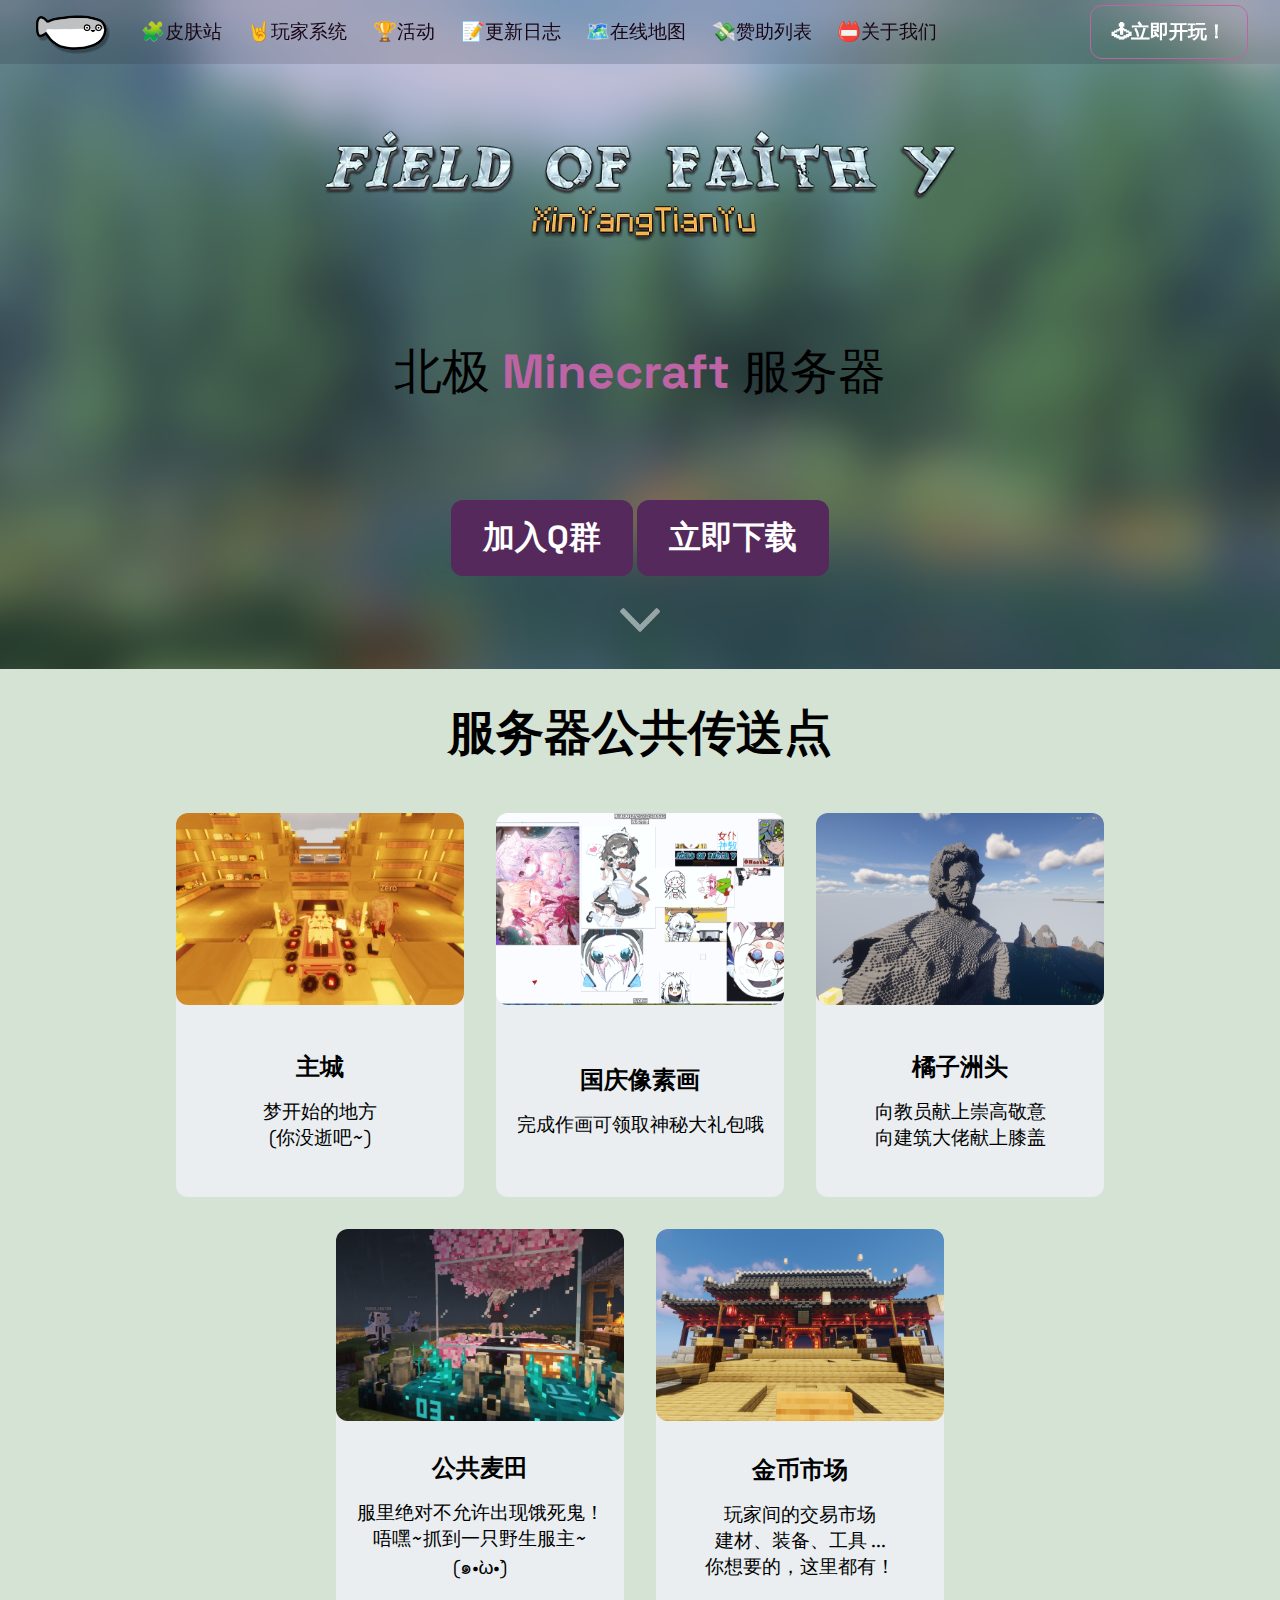
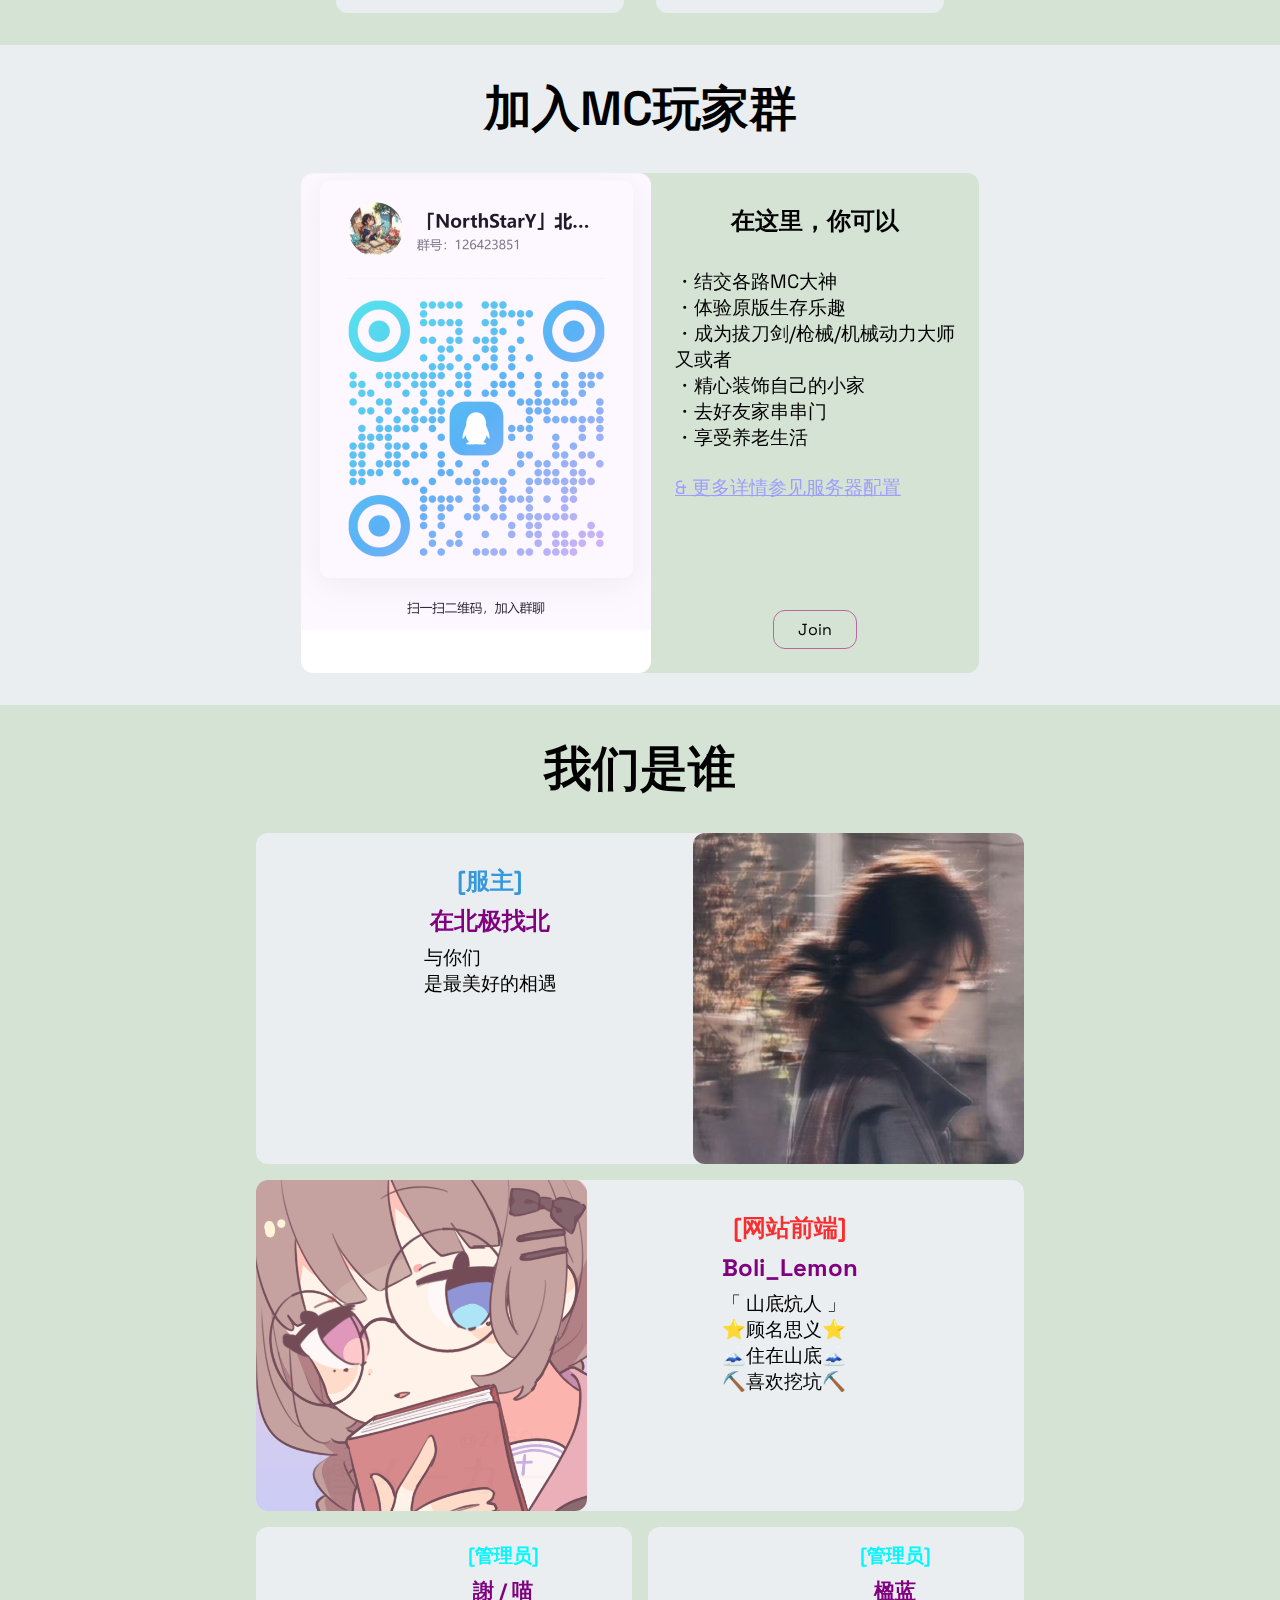
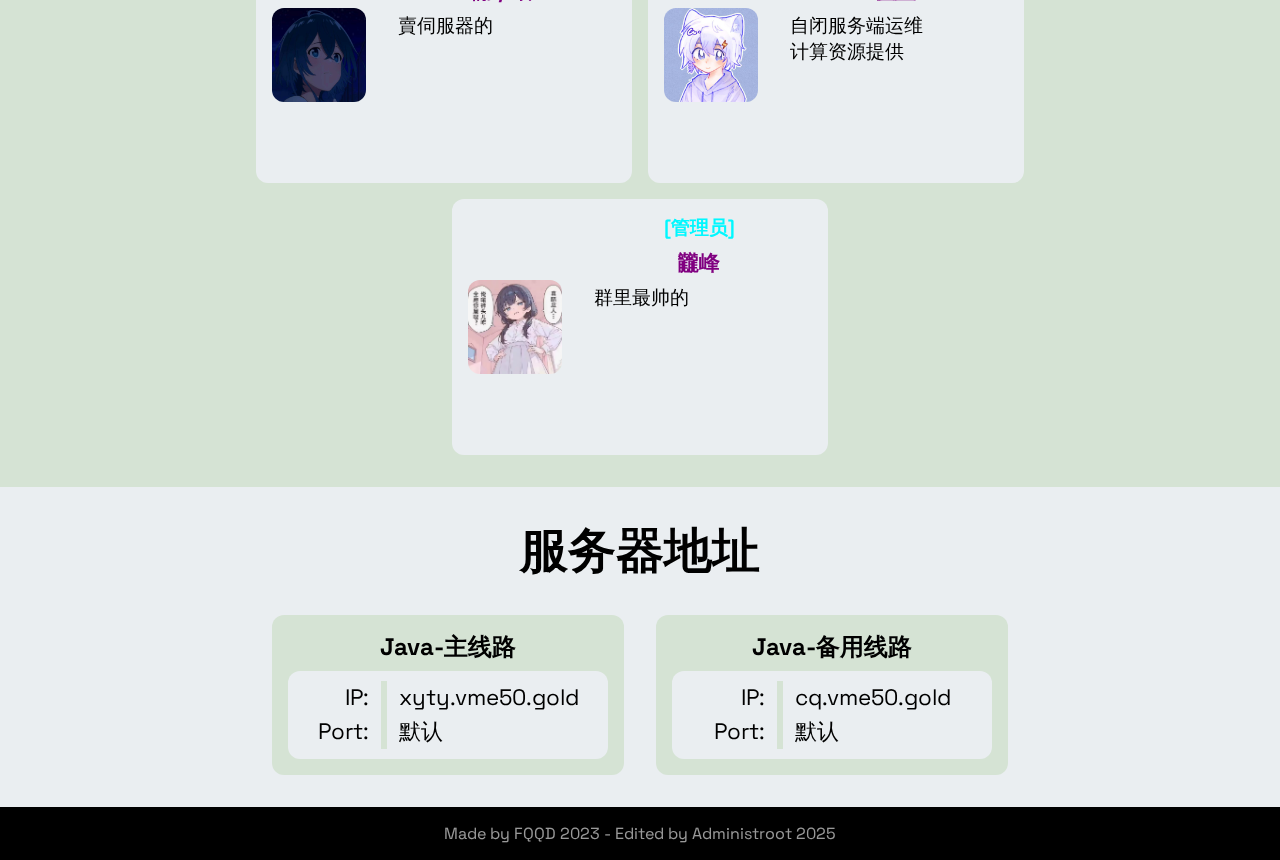
<file: index.html>
<!doctype html>
<html lang="en">
  <head>
    <meta charset="UTF-8" />
    <meta http-equiv="X-UA-Compatible" content="IE=edge" />
    <meta name="viewport" content="width=device-width, initial-scale=1.0" />
    <title>「NorthStarY」北极永久服务器</title>
    <link rel="icon" type="image/png" href="media/favicon.png" />
    <link rel="stylesheet" href="media/style.css" />
    <link
      href="https://fonts.bunny.net/css?family=Space+Grotesk:wght@500&display=swap"
      rel="stylesheet"
    />
    <link
      rel="stylesheet"
      href="https://cdnjs.cloudflare.com/ajax/libs/font-awesome/4.7.0/css/font-awesome.min.css"
    />
  </head>
  <body>
    <script src="https://ajax.googleapis.com/ajax/libs/jquery/3.5.1/jquery.min.js"></script>
    <nav class="desktop_navbar">
      <a href="#"
        ><img
          class="desktop_navbar_logo_img"
          src="media/logo_small.png"
          alt="logo"
      /></a>
      <a href="https://littleskin.cn" class="desktop_navbar_link">🧩皮肤站</a>
      <a href="302.html" class="desktop_navbar_link">🤘玩家系统</a>
      <a href="302.html" class="desktop_navbar_link">🏆活动</a>
      <a
        href="https://docs.qq.com/sheet/DTHhudmFlY2h3WnBw?tab=ewqc82"
        class="desktop_navbar_link"
        >📝更新日志</a
      >
      <a href="302.html" class="desktop_navbar_link">🗺️在线地图</a>
      <a
        href="https://docs.qq.com/sheet/DTHhudmFlY2h3WnBw?tab=BB08J2"
        class="desktop_navbar_link"
        >💸赞助列表</a
      >
      <a href="#about" class="desktop_navbar_link scroll">📛关于我们</a>
      <div class="desktop_navbar_link2_div">
        <a href="#join" class="desktop_navbar_link2 scroll">🕹立即开玩！</a>
      </div>
    </nav>
    <div class="mobile_navbar">
      <a href="#" class="mobile_navbar_logo_img_a"
        ><img
          class="mobile_navbar_logo_img"
          src="media/logo_small.png"
          alt="logo"
      /></a>
      <div id="mobile_navbar_links">
        <a
          class="mobile_navbar_link"
          onclick="mobile_navbar_link_hider()"
          href="https://littleskin.cn"
          >Wiki</a
        >
        <a
          class="mobile_navbar_link scroll"
          onclick="mobile_navbar_link_hider()"
          href="#qq"
          >Community</a
        >
        <a
          class="mobile_navbar_link scroll"
          onclick="mobile_navbar_link_hider()"
          href="#about"
          >About Us</a
        >
        <a
          class="mobile_navbar_link scroll"
          onclick="mobile_navbar_link_hider()"
          href="#join"
          >Join Us</a
        >
      </div>
      <div class="icon" onclick="mobile_navbar_link_hider()">
        <i class="fa fa-bars"></i>
      </div>
      <script>
        function mobile_navbar_link_hider() {
          var x = document.getElementById("mobile_navbar_links");
          if (x.style.display === "flex") {
            x.style.display = "none";
          } else {
            x.style.display = "flex";
          }
        }
      </script>
    </div>
    <div class="mainflex">
      <div class="main1">
        <a class="main1_logo_a" href="#">
          <img class="main1_logo" src="media/logo.png" alt="logo" />
        </a>
        <div class="main1_description">
          <a class="main1_bctcent">北极</a>
          <a class="main1_actcent">Minecraft</a>
          <a class="main1_bctcent">服务器</a>
        </div>
        <div class="main1_ipcopier_div">
          <button
            class="main1_ipcopier"
            onclick="copyText(); window.location.hash='#qq'"
            type="button"
          >
            <span class="main1_ipcopier_text1 scroll">加入Q群</span>
          </button>
          <button
            class="main1_ipcopier"
            onclick="copyText(); window.location.href='302.html'"
            type="button"
          >
            <span class="main1_ipcopier_text1">立即下载</span>
          </button>
          <script>
            function copyText() {
              navigator.clipboard.writeText("s11.laoxie.net:10091");
            }
            $(document).ready(function () {
              $(".main1_ipcopier").click(function () {
                var popup = $("<div>", { class: "main1_popup" }).append(
                  $('<h3 class="copy_confirm">').text("Copied IP to clipboard"),
                );
                $(this).after(popup);
                setTimeout(function () {
                  popup.remove();
                }, 1000);
              });
            });
          </script>
        </div>
        <a href="#more" class="scroll">
          <img
            alt="downarrow"
            class="main1_downarrow"
            src="media/downarrow.png"
          />
        </a>
        <script>
          const scrollLinks = document.querySelectorAll(".scroll");
          scrollLinks.forEach(function (link) {
            link.addEventListener("click", function (event) {
              event.preventDefault();
              const target = document.querySelector(link.getAttribute("href"));
              const offsetTop = target.offsetTop;
              window.scrollTo({
                top: offsetTop,
                behavior: "smooth",
              });
            });
          });
        </script>
      </div>
      <div id="more"></div>
      <div class="main2">
        <a class="headline">服务器公共传送点</a>
        <div class="main2_features_div">
          <div class="main2_feature">
            <img
              class="main2_feature_img"
              alt="Feature Image"
              src="media/maincity.png"
            />
            <a class="main2_feature_headline">主城</a>
            <a class="main2_feature_text">梦开始的地方<br />(你没逝吧~)</a>
          </div>
          <div class="main2_feature">
            <img
              class="main2_feature_img"
              alt="Feature Image"
              src="media/pixelart.png"
            />
            <a class="main2_feature_headline">国庆像素画</a>
            <a class="main2_feature_text">完成作画可领取神秘大礼包哦</a>
          </div>
          <div class="main2_feature">
            <img
              class="main2_feature_img"
              alt="Feature Image"
              src="media/juzizhoutou.png"
            />
            <a class="main2_feature_headline">橘子洲头</a>
            <a class="main2_feature_text"
              >向教员献上崇高敬意<br />向建筑大佬献上膝盖</a
            >
          </div>
          <div class="main2_feature">
            <img
              class="main2_feature_img"
              alt="Feature Image"
              src="media/cornfield.png"
            />
            <a class="main2_feature_headline">公共麦田</a>
            <a class="main2_feature_text"
              >服里绝对不允许出现饿死鬼！<br />唔嘿~抓到一只野生服主~(๑•̀ω•́)</a
            >
          </div>
          <div class="main2_feature">
            <img
              class="main2_feature_img"
              alt="Feature Image"
              src="media/coinmarket.png"
            />
            <a class="main2_feature_headline">金币市场</a>
            <a class="main2_feature_text"
              >玩家间的交易市场<br />建材、装备、工具 ...<br />你想要的，这里都有！</a
            >
          </div>
        </div>
      </div>
      <div id="qq"></div>
      <div class="main4">
        <a class="headline">加入MC玩家群</a>
        <div class="main4_dc_div">
          <iframe
            class="main4_dc_widget"
            src="media/qrcode.png"
            width="350"
            height="500"
            title="qq"
            sandbox="allow-popups allow-popups-to-escape-sandbox allow-same-origin allow-scripts"
          ></iframe>
          <div class="main4_dc_description_div">
            <a class="main4_dc_description_title">在这里，你可以</a>
            <a class="main4_dc_description">
              ・结交各路MC大神 <br />
              ・体验原版生存乐趣 <br />
              ・成为拔刀剑/枪械/机械动力大师 <br />又或者 <br />
              ・精心装饰自己的小家 <br />
              ・去好友家串串门 <br />
              ・享受养老生活 <br />
            </a>
            <a
              class="main4_dc_description"
              href="https://docs.qq.com/sheet/DTHhudmFlY2h3WnBw?tab=BB08J2"
            >
              &amp; 更多详情参见服务器配置
            </a>
            <a href="https://qm.qq.com/q/aYrhwrHgTS" class="main4_dc_button_a">
              <div class="main4_dc_button">Join</div>
            </a>
          </div>
        </div>
      </div>
      <div id="about"></div>
      <div class="main5">
        <a class="headline">我们是谁</a>
        <div class="main5_admin_div">
          <div class="main5_admins_div main5_admins_dev_type2">
            <img
              class="main5_admins_img"
              alt="admin member img"
              src="media/TiaraYAvatar.jpg"
            />
            <div class="main5_admins_description_div">
              <a
                class="main5_admins_description_rank main5_admins_description_rank_owner"
                >[服主]</a
              >
              <a
                class="main5_admins_description_title"
                href="https://space.bilibili.com/511291084"
                >在北极找北</a
              >
              <a class="main5_admins_description">与你们<br />是最美好的相遇</a>
            </div>
          </div>
          <div class="main5_admins_div main5_admins_dev_type1">
            <img
              class="main5_admins_img"
              alt="admin member img"
              src="media/BoliAvatar.png"
            />
            <div class="main5_admins_description_div">
              <a
                class="main5_admins_description_rank main5_admins_description_rank_admin"
                >[网站前端]</a
              >
              <a
                class="main5_admins_description_title"
                href="https://ruchenblog.netlify.app/"
                >Boli_Lemon</a
              >
              <a class="main5_admins_description"
                >「 山底炕人 」<br />⭐️顾名思义⭐️<br />🗻住在山底🗻<br />⛏️喜欢挖坑⛏️</a
              >
            </div>
          </div>
        </div>
        <div class="main5_supporter_div">
          <div class="main5_supporters_div">
            <img
              class="main5_supporters_img"
              alt="supporters member img"
              src="media/miaoavatar.jpg"
            />
            <div class="main5_supporters_description_div">
              <a
                class="main5_supporters_description_rank main5_supporters_description_rank_supporter"
                >[管理员]</a
              >
              <a class="main5_supporters_description_title">謝 / 喵</a>
              <a class="main5_supporters_description">賣伺服器的</a>
            </div>
          </div>
          <div class="main5_supporters_div">
            <img
              class="main5_supporters_img"
              alt="supporters member img"
              src="media/yinglanaavatar.jpg"
            />
            <div class="main5_supporters_description_div">
              <a
                class="main5_supporters_description_rank main5_supporters_description_rank_supporter"
                >[管理员]</a
              >
              <a class="main5_supporters_description_title">楹蓝</a>
              <a class="main5_supporters_description"
                >自闭服务端运维<br />计算资源提供</a
              >
            </div>
          </div>
          <div class="main5_supporters_div">
            <img
              class="main5_supporters_img"
              alt="supporters member img"
              src="media/longfengavatar.jpg"
            />
            <div class="main5_supporters_description_div">
              <a
                class="main5_supporters_description_rank main5_supporters_description_rank_supporter"
                >[管理员]</a
              >
              <a class="main5_supporters_description_title">龖峰</a>
              <a class="main5_supporters_description">群里最帅的</a>
            </div>
          </div>
        </div>
      </div>
      <div id="join"></div>
      <div class="main3">
        <a class="headline">服务器地址</a>
        <div class="main3_join_div_div">
          <div class="main3_join_div">
            <a class="main3_join_title">Java-主线路</a>
            <div class="main3_join_content_div">
              <div class="main3_join_categories">
                <a>IP:</a>
                <a>Port:</a>
              </div>
              <div class="main3_join_values">
                <a>xyty.vme50.gold</a>
                <a>默认</a>
              </div>
            </div>
          </div>
          <div class="main3_join_div">
            <a class="main3_join_title">Java-备用线路</a>
            <div class="main3_join_content_div">
              <div class="main3_join_categories">
                <a>IP:</a>
                <a>Port:</a>
              </div>
              <div class="main3_join_values">
                <a>cq.vme50.gold</a>
                <a>默认</a>
              </div>
            </div>
          </div>
        </div>
      </div>
    </div>
    <footer class="copyright_div">
      <a href="https://github.com/FQQD/MCServer-Web-Template" class="copyright"
        >Made by FQQD 2023 - Edited by Administroot 2025</a
      >
    </footer>
  </body>
</html>
</file>
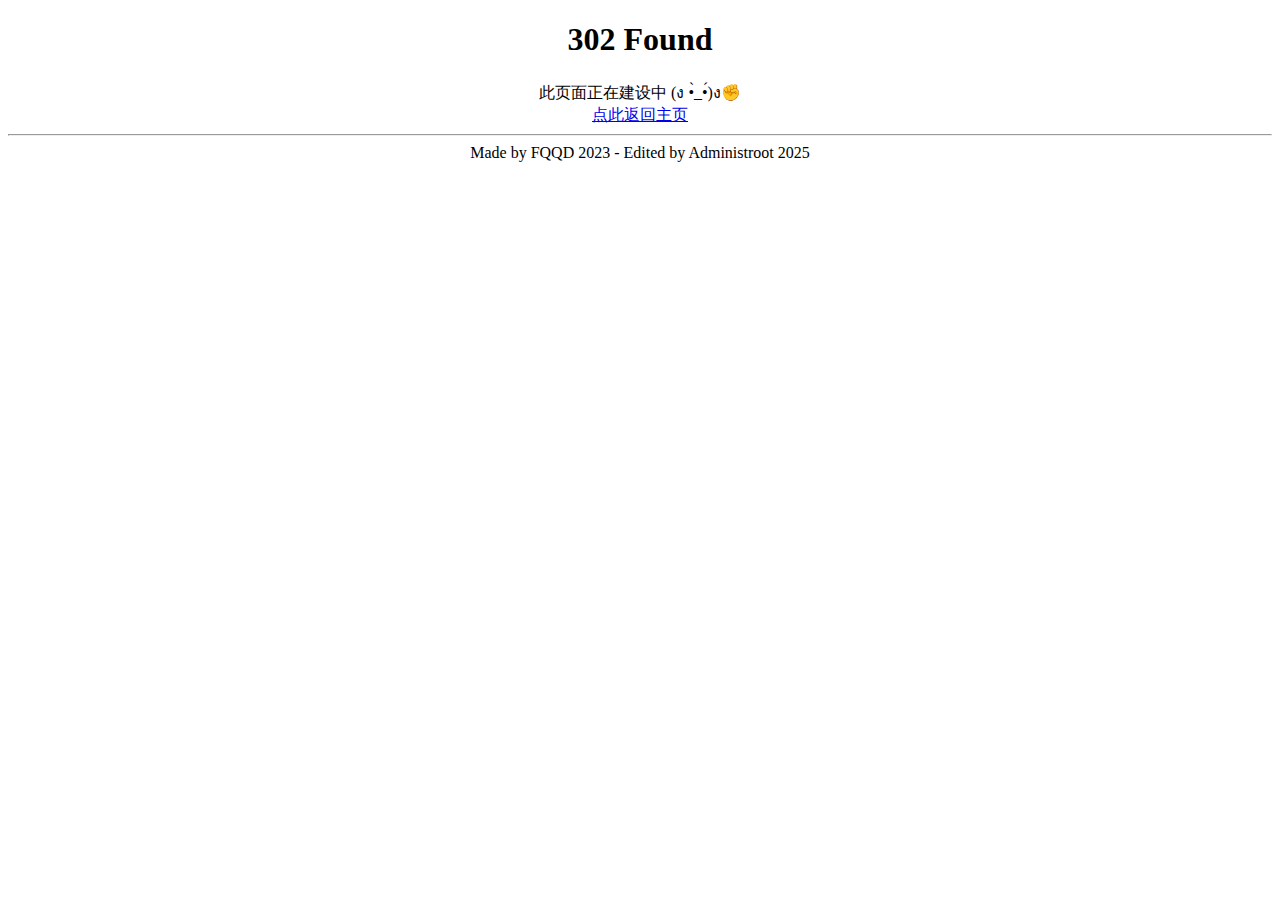
<file: 302.html>
<!doctype html>
<html>
  <head>
    <meta charset="UTF-8" />
    <meta http-equiv="X-UA-Compatible" content="IE=edge" />
    <meta name="viewport" content="width=device-width, initial-scale=1.0" />
    <title>302 Found</title>
  </head>
  <body>
    <center><h1>302 Found</h1></center>
    <center>
      此页面正在建设中 (ง •̀_•́)ง✊<br />
      <a href="index.html"><u>点此返回主页</u></a>
    </center>
    <hr />
    <center>Made by FQQD 2023 - Edited by Administroot 2025</center>
  </body>
</html>
</file>
<file: media/style.css>
:root {
    --nice-padding: 6rem;
    --roundness: 0.75rem;
    --accent1: #bc64a4;
    --accent2: #b44c97;
    --accent2_transp: #55295b;
    --background1: #eaeef1;
    --background2: #d5e3d4;


    color-scheme: dark;
}

span {
    font-family: 'Space Grotesk', sans-serif;
}

body {
    font-family:'Space Grotesk', sans-serif;
    background-color: var(--background1);
    color: black;
    margin:0px;
}


#more {
    padding-top:5rem;
    margin-top: -5rem;
}
#discord {
    padding-top:5rem;
    margin-top: -5rem;
}
#about {
    padding-top:5rem;
    margin-top: -5rem;
}
#join {
    padding-top:5rem;
    margin-top: -5rem;
}


.banner {
    display: flex;
    position: fixed;
    background-color: #ff000099;
    width: 100%;
    height: 3rem;
    z-index: 10;
    font-size: 2rem;
    font-weight: 600;
    justify-content: center;
    backdrop-filter: blur(15px);
    align-content: center;
    padding-top: .4rem;
}



.headline {
    margin-top: 2rem;
    color: black;
    font-size:3rem;
    text-align: center;
    font-weight: 600;
}

.desktop_navbar {
    position:fixed;
    display: flex;
    height: 4rem;
    width: 100%;
    top: 0;
    right: 0;
    left: 0;
    bottom:0;
    background-color: #00000022;
    backdrop-filter: blur(15px);
    z-index: 5;
    align-items: center;
    justify-content: center;
    flex-direction: row;
}

.desktop_navbar_logo_img {
    width: 5rem;
    padding-left: 2rem;
    padding-right: 1rem;
}

.desktop_navbar_link {
    font-size: 1.2rem;
    padding: .8rem;
    transition: all .5s;
    text-decoration: none;
    color: #180614;
    text-align: center;
}
.desktop_navbar_link:hover {
    color: var(--accent1);
}

.desktop_navbar_link2 {
    padding:.5rem;
    color: #fff;
    text-decoration: none;
    text-align: center;
}
.desktop_navbar_link2_div {
    font-size: 1.2rem;
    padding: .8rem;
    transition: all .5s;
    margin-left: auto;
    margin-right: 2rem;
    font-weight: 700;
    border: solid 1px var(--accent1);
    border-radius: var(--roundness);
    text-align: center;
}
.desktop_navbar_link2_div:hover {
    border: solid 1px var(--accent2);
    background-color: var(--accent2);
    transform: scale(1.05)
}

.mobile_navbar {
    display: none;
    overflow: hidden;
    background-color: #00000033;
    backdrop-filter: blur(15px);
    position: fixed;
    width: 100%;
    z-index: 5;
    flex-direction: row;
    min-height: 53px;
}

.mobile_navbar_logo_img {
    position: absolute;
    display: block;
    height: 42px;
    padding-left: .5rem;
    top: 0;
    left: 0;
    padding-top: 3.5px;
}

.mobile_navbar #mobile_navbar_links {
    display: none;
    margin-top: 53px;
    flex-direction: column;
    align-items: center;
    width: 100%;
    background-color: #00000011;
}

.mobile_navbar_link {
    padding:.5rem;
}

.mobile_navbar a {
    color: white;
    text-decoration: none;
    font-size: 17px;
    display: block;
}

.mobile_navbar .icon {
    background-color: #00000044;
    display: block;
    position: absolute;
    right: 0;
    top: 0;
    padding: 16px;
}

.mobile_navbar_logo_img_a {
    display: block;
    background-color: #00000022;
} 



.mainflex {
    display: flex;
    align-items: center;
    align-content: center;
    justify-content: center;
    flex-direction: column;
}

.main1 {
    padding-top: calc(var(--nice-padding) + 2rem);
    display:flex;
    width: 100%;
    align-self: center;
    flex-direction: column;
    align-items: center;
    align-content: center;
    justify-content: center;
    background: rgba(12, 15, 6, .5) url('bg.png');
    background-blend-mode: lighten;
    background-repeat: no-repeat;
    background-position: 50% 50%;
}

.main1_logo_a {
    margin-bottom: var(--nice-padding);
    cursor: default;
}

.main1_logo {
    display: block;
    align-self: center;
    margin-left:auto;
    margin-right: auto;
    transition: all .5s;
    max-width: 40rem;
}
.main1_logo:hover {
    transform: scale(1.05)
}

.main1_description {
    text-align: center;
    font-size:3rem;
    margin-bottom: var(--nice-padding);
    margin-left: 1rem;
    margin-right: 1rem;
}

.main1_actcent {
    font-weight: 800;
    color:var(--accent1);
}

.main1_ipcopier {
    padding: 1rem;
    padding-left: 2rem;
    padding-right: 2rem;
    font-size: 2rem;
    background-color: var(--accent2_transp);
    border: 0px;
    border-radius: var(--roundness);
    color: white;
    transition: all .5s;
    cursor:pointer;
    position: relative;
}

.main1_ipcopier:hover {
    background-color: var(--accent2);
    transform: scale(1.05)
}

.main1_ipcopier_text1 {
    font-size:2rem;
    font-weight: 800;
}

.main1_ipcopier_text2 {
    font-size:1.5rem;
}

.main1_popup {
    position: absolute;
    left: 50%;
    transform: translate(-50%, -0%);
    text-align: center;
    background-color: rgba(0, 175, 0, 0.1);
    border:solid rgba(0, 175, 0, 1) 1px;
    color: black;
    border-radius: var(--roundness);
    z-index: 9999;
    padding-left: 1rem;
    padding-right: 1rem;
    margin-top: -10.5rem;
}

.main1_downarrow {
    opacity: 50%;
    height: 1.5rem;
    padding:2rem;
    transition: all .5s;
}

.main1_downarrow:hover {
    opacity: 100%;
    transform: scale(1.05)
}

.main2 {
    display: flex;
    justify-content: center;
    flex-direction: column;
    align-content: center;
    padding-bottom: 1rem;
    background-color: var(--background2);
    width: 100%;
}



.main2_features_div {
    padding-top: 2rem;
    display:flex;
    align-items: center;
    justify-content: center;
    flex-wrap:wrap;
}

.main2_feature {
    display: flex;
    background-color: var(--background1);
    height: 24rem;
    width: 18rem;
    margin: 1rem;
    border-radius: var(--roundness);
    transition: all .5s;
    flex-direction: column;
}

.main2_feature:hover {
    background-color: #00000099;
    transform: scale(1.05)
}

@media (max-width: 1599px) {
    .main2_features_div {
      margin-left: 10rem;
      margin-right: 10rem;
    }
  }
@media (max-width: 1279px) {
    .main2_features_div {
      margin-left: 0rem;
      margin-right: 0rem;
    }
  }


.main2_feature_img {
    width: 100%;
    height: 50%;
    object-fit: cover;
    border-radius: var(--roundness);
}

.main2_feature_headline {
    margin-top: 1rem;
    text-align: center;
    font-size:1.5rem;
    font-weight: 700;
    margin-top: auto;
}

.main2_feature_text {
    margin:1rem;
    text-align: center;
    font-size:1.2rem;
    margin-bottom: auto;
}


.main4 {
    min-height: 10rem;
    width:100%;
    display: flex;
    justify-content: center;
    flex-direction: column;
    align-items: center;
}

.main4_dc_widget {
    border-radius: var(--roundness);
    border: 0;
}

.main4_dc_div {
    margin: 2rem;
    display: flex;
    flex-direction: row;
    background-color: var(--background2);
    border-radius: var(--roundness);
    max-width: 48rem;
}

.main4_dc_description_div {
    display: flex;
    flex-direction: column;
}

.main4_dc_description_title {
    margin: 2rem;
    text-align: center;
    font-size:1.5rem;
    font-weight: 700;

}


.main4_dc_description {
    margin-left:1.5rem;
    margin-right:1.5rem;
    margin-bottom:1.5rem;
    font-size:1.2rem;
}
.main4_dc_button_a{
    text-decoration: none;
    color: black;
    text-align: center;
    border: solid var(--accent1) 1px;
    border-radius: var(--roundness);
    margin-top: auto;
    margin-left: auto;
    margin-right: auto;
    margin-bottom: 1.5rem;
    transition: all .5s;
}
.main4_dc_button_a:hover{
    border: solid 1px var(--accent2);
    background-color: var(--accent2);
    transform: scale(1.05)
}
.main4_dc_button {
    padding:.5rem;
    padding-left: 1.5rem;
    padding-right: 1.5rem;
}




.main5 {
    background-color: var(--background2);
    min-height: 10rem;
    width:100%;
    display: flex;
    justify-content: center;
    flex-direction: column;
    align-items: center;
}

.main5_admin_div{
    display: flex;
    flex-direction: column;
    align-items: center;
    padding: 1rem 1rem .5rem 1rem;
}
.main5_admins_div{
    display: flex;
    max-width: 46rem;
    min-height: 18rem;
    background-color: var(--background1);
    border-radius: var(--roundness);
    margin-top: 1rem;
    margin-right: 1rem;
    margin-left: 1rem;
}
.main5_admins_dev_type1 {
    flex-direction:row;
    padding-right: 2rem;
}
.main5_admins_dev_type2 {
    flex-direction: row-reverse;
    padding-left: 2rem;
}

.main5_admins_img {
    border-radius: var(--roundness);
    max-width: 45%;
    max-height: 100%;
    align-self: center;
}
.main5_admins_description_div {
    display: flex;
    justify-content: center;
    justify-self: center;
    max-width: 60%;
    padding-top: 2rem;
    padding-bottom: 2rem;
    flex-direction: column;
    padding-left: 1rem;
    padding-right: 1rem;
    margin-left: auto;
    margin-right: auto;
}
.main5_admins_description_rank {
    text-align: center;
    font-size:1.5rem;
    font-weight: 700;
    margin-bottom: .5rem;
}
.main5_admins_description_rank_owner {
    color: #3498db;
}
.main5_admins_description_rank_admin {
    color: #f82f2f;
}
.main5_admins_description_title {
    text-align: center;
    font-size:1.5rem;
    font-weight: 700;
    color: purple;
    text-decoration: none;
    transition: all .5s;
    margin-bottom: .5rem;
}
.main5_admins_description_title:hover {
    color: var(--accent1);
    transform: scale(1.05)
}

.main5_admins_description {
    margin-bottom: auto;
    font-size:1.2rem;
}


.main5_supporter_div {
    display: flex;
    max-width: 825px;
    justify-content: center;
    align-items: center;
    flex-direction:row;
    flex-wrap: wrap;
    margin-bottom: 1.5rem;
}

.main5_supporters_div {
    width: 23.5rem;
    min-height: 16rem;
    background-color: var(--background1);
    border-radius: var(--roundness);
    margin: .5rem;
    display: flex;
}

.main5_supporters_img {
    border-radius: var(--roundness);
    max-width: 25%;
    max-height: 100%;
    align-self: center;
    margin: 1rem;
}
.main5_supporters_description_div {
    display: flex;
    justify-content: center;
    width: 100%;
    padding: 1rem 1.5rem 1rem 1rem;
    flex-direction: column;
}
.main5_supporters_description_rank {
    text-align: center;
    font-size:1.2rem;
    font-weight: 700;
    margin-bottom: .5rem;
}
.main5_supporters_description_rank_supporter {
    color: #00f8ff;
}
.main5_supporters_description_title {
    text-align: center;
    font-size:1.3rem;
    font-weight: 700;
    color: purple;
    text-decoration: none;
    transition: all .5s;
    margin-bottom: .5rem;
}
.main5_supporters_description_title:hover {
    color: var(--accent1);
    transform: scale(1.05)
}

.main5_supporters_description {
    font-size:1.2rem;
    margin-bottom: auto;
}





.main3 {
    background-color: var(--background1);
    min-height: 10rem;
    width:100%;
    display: flex;
    justify-content: center;
    flex-direction:column;
}

.main3_join_div_div {
    display: flex;
    flex-direction: row;
    justify-content: center;
    flex-wrap: wrap-reverse;
    margin: 1rem;
}

.main3_join_div {
    display: flex;
    flex-direction: column;
    width: 20rem;
    height: 8rem;
    background-color: var(--background2);
    border-radius: var(--roundness);
    margin: 1rem;
    padding: 1rem;
}

.main3_join_title {
    text-align: center;
    font-size:1.5rem;
    font-weight: 700;
    color: black;
    text-decoration: none;
    transition: all .5s;
    margin-bottom: .5rem;
}

.main3_join_content_div {
    display: flex;
    flex-direction: row;
    background-color: var(--background1);
    height: 100%;
    border-radius: var(--roundness);
    align-items: center;
    justify-content: center;
}

.main3_join_categories {
    display: flex;
    flex-direction: column;
    text-align: right;
    font-size:1.4rem;
    line-height: 1.5;
    border-right: 3px solid var(--background2);
    padding-right: .75rem;
}
.main3_join_values {
    display: flex;
    flex-direction: column;
    text-align: left;
    font-size:1.4rem;
    line-height: 1.5;
    border-left: 3px solid var(--background2);
    padding-left: .75rem;
}







/* Copyright Text */

.copyright {
    color: #ffffff99;
    text-decoration: none;
}

.copyright_div {
    display: flex;
    justify-content: center;
    padding: 16px;
    width:auto;
    background-color: #000;
}




@media only screen and (max-width: 600px) {
    .desktop_navbar{
        display:none;
    }
    .mobile_navbar{
        display:flex;
    }
    .headline {
        font-size:1.9rem;
        margin-right: 1rem;
        margin-left: 1rem;
    }
    .main1_logo {
        max-width: 16rem;
    }
    .main1_description {
        font-size: 2.5rem;
        margin-bottom: 2rem;
    }
    .main1_ipcopier {
        display: none;
    }
    .main5_admins_img {
        align-self: center;
        padding-top: 1rem;
    }
    .main5_admins_div{
        flex-direction: column;
        min-height: 0;
    }
    .main5_admins_description_div {
        max-width: 100%;
        padding: 2rem;
    }
    .main4_dc_div {
        flex-direction: column;
    }
    .main4_dc_widget {
        height: 20rem;
        width: 100%;
    }
    .main3_join_div {
        min-width: 20rem;
        min-height: 9rem;
    }
    .main3_join_content_div {
        padding:1rem;
    }
    .main5_admins_dev_type1 {
        padding-right: 0;
    }
    .main5_admins_dev_type2 {
        padding-left: 0;
    }
}
@media only screen and (max-width: 360px) {
    .main3_join_categories {
        font-size:1rem;
    }
    .main3_join_values {
        font-size:1rem;
    }
    .main3_join_div {
        min-width: 10rem;
        padding: .5rem;
    }
    .main3_join_div_div {
        margin: .25rem;
    }
}
</file>
